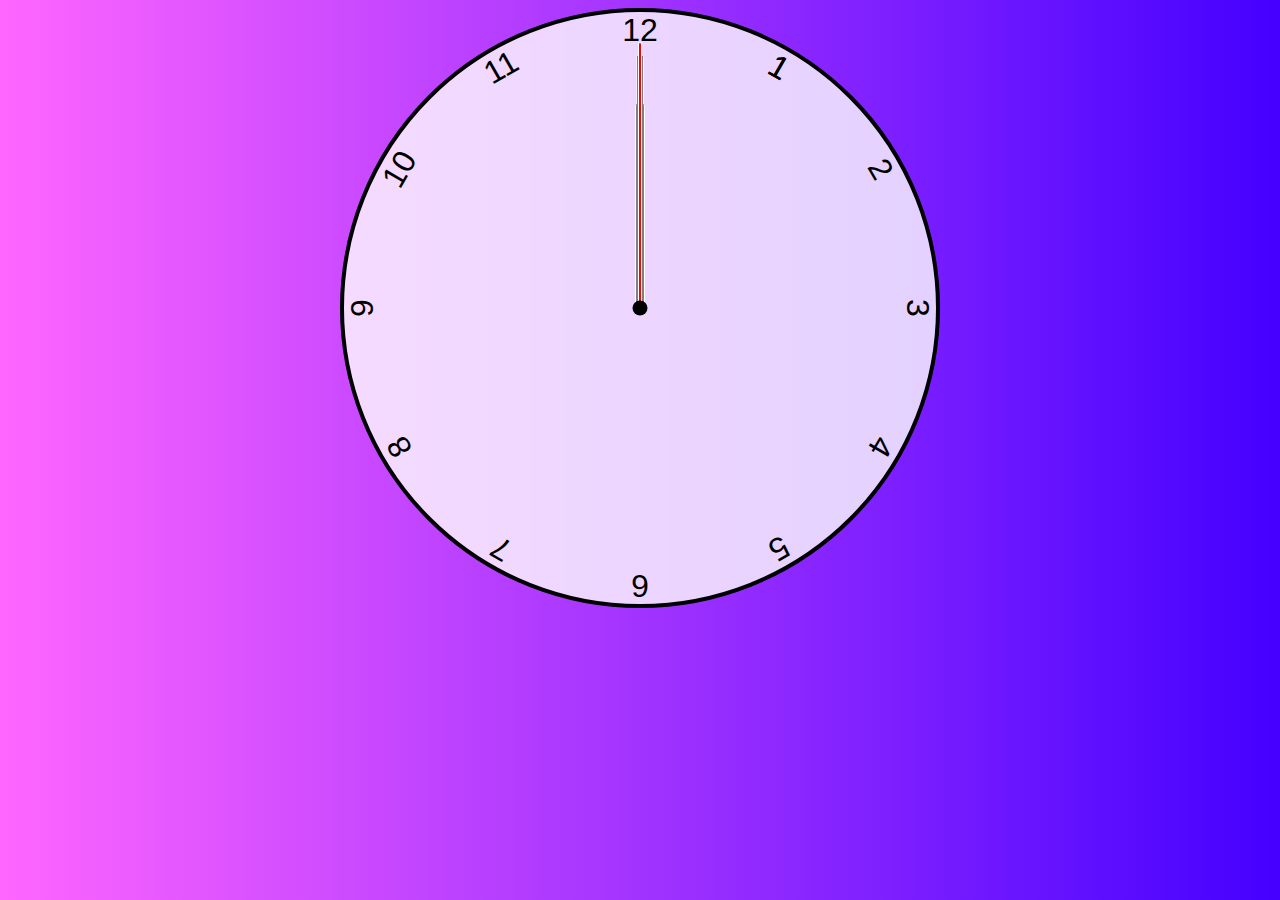
<file: index.html>
<!DOCTYPE html>
<html lang="en">
<head>
    <meta charset="UTF-8">
    <meta name="viewport" content="width=device-width, initial-scaled=1.0">
    <link href="styles.css" rel="stylesheet">
    <script defer src="clock.js"></script>
    <title>Clock</title>

</head>
<body>
    <div class="clock">
        <div class="hand hour" data-hour-hand></div>
        <div class="hand minute" data-minute-hand></div>
        <div class="hand second" data-second-hand></div>
        <div class="number number1">1</div>
        <div class="number number1">1</div>
        <div class="number number2">2</div>
        <div class="number number3">3</div>
        <div class="number number4">4</div>
        <div class="number number5">5</div>
        <div class="number number6">6</div>
        <div class="number number7">7</div>
        <div class="number number8">8</div>
        <div class="number number9">9</div>
        <div class="number number10">10</div>
        <div class="number number11">11</div>
        <div class="number number12">12</div>
    </div>
</body>
</html>
</file>
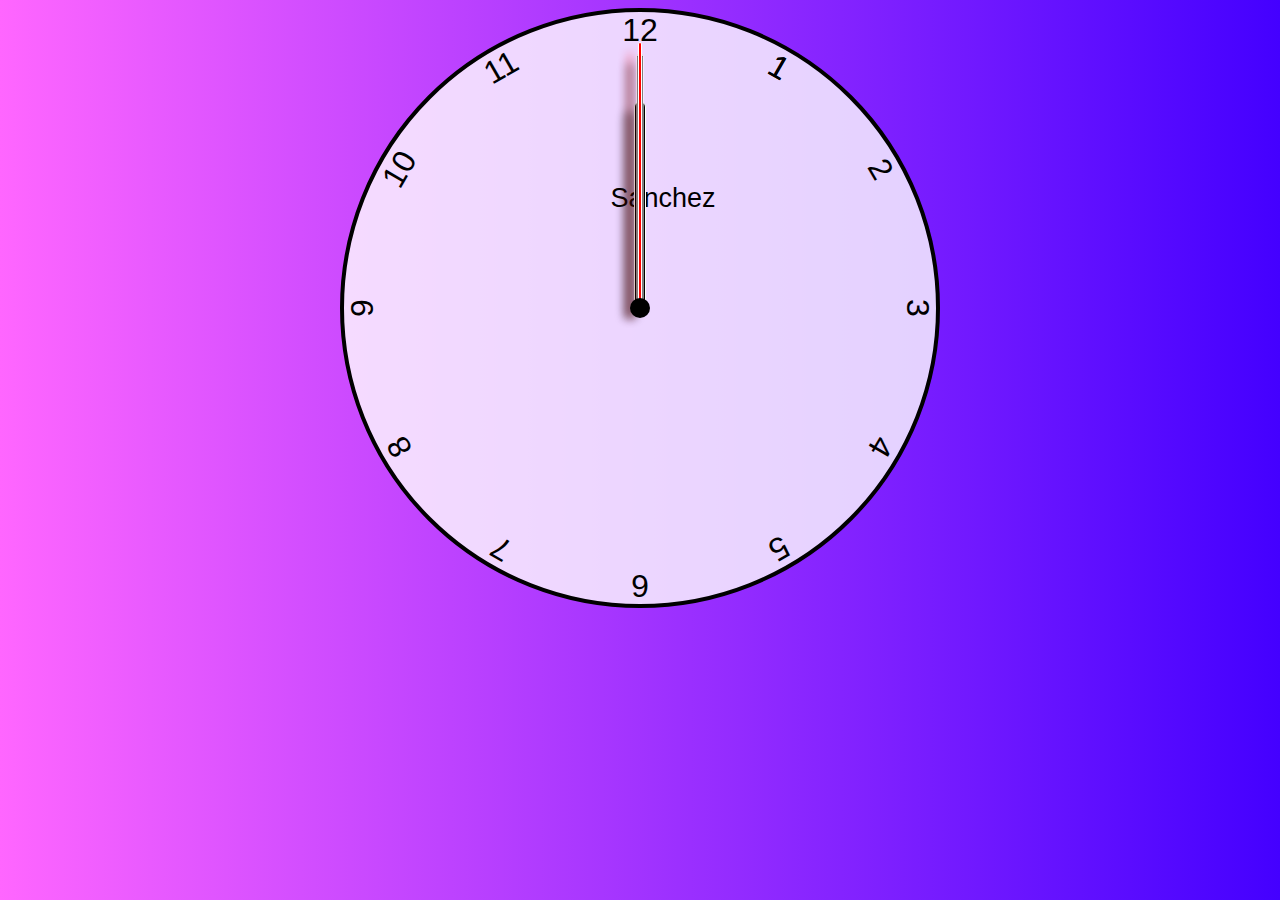
<file: Lab2/index.html>
<!DOCTYPE html>
<html lang="en">
<!--The head to join all the files at ones to make the clock
move and display graphics-->
<head>
    <meta charset="UTF-8">
    <meta name="viewport" content="width=device-width, initial-scaled=1.0">
    <link href="styles.css" rel="stylesheet">
    <script defer src="clock.js"></script>
    <title>Clock</title>

</head>
<!--the body of the website with the clock hand, number and label-->
<body>
    <div class="clock">
        <div class="label">Sanchez</div>
        <div class="hand hour" data-hour-hand></div>
        <div class="hand minute" data-minute-hand></div>
        <div class="hand second" data-second-hand></div>
        <div class="number number1">1</div>
        <div class="number number1">1</div>
        <div class="number number2">2</div>
        <div class="number number3">3</div>
        <div class="number number4">4</div>
        <div class="number number5">5</div>
        <div class="number number6">6</div>
        <div class="number number7">7</div>
        <div class="number number8">8</div>
        <div class="number number9">9</div>
        <div class="number number10">10</div>
        <div class="number number11">11</div>
        <div class="number number12">12</div>
    </div>
</body>
</html>
</file>
<file: styles.css>
*, *::after, *::before
{
    box-sizing: border-box;
    font-family: Gotham Rounded, sans-serif;
}
body 
{
    background: linear-gradient(to right, hsl(300, 100%, 70%), hsl(256, 100%, 50%));
    display: flex;
    justify-content: center;
    align-items: 100vh;
    overflow: hidden;
}

.clock
{
    width: 600px;
    height: 600px;
    background-color: rgba(255, 255, 255, 0.8);  
    border-radius: 50%;
    border: 4px solid black;
    position: relative;
}

.clock .number
{
    --rotation: 0;
    position: absolute;
    width: 100%;
    height: 100%;
    text-align: center; 
    transform: rotate(var(--rotation));
    font-size: 2rem;
}

.clock .number1{ --rotation: 30deg}
.clock .number2{ --rotation: 60deg}
.clock .number3{ --rotation: 90deg}
.clock .number4{ --rotation: 120deg}
.clock .number5{ --rotation: 150deg}
.clock .number6{ --rotation: 180deg}
.clock .number7{ --rotation: 210deg}
.clock .number8{ --rotation: 240deg}
.clock .number9{ --rotation: 270deg}
.clock .number10{ --rotation: 300deg}
.clock .number11{ --rotation: 330deg}
 
.clock .hand
{
    --rotation: 0;
    position: absolute;
    bottom: 50%;
    left: 50%;
    background-color: black;
    border: 1.5px solid white;
    border-top-left-radius: 10px;
    border-top-right-radius: 10px;
    transform-origin: bottom;
    z-index: 10;
    transform: translateX(-50%) rotate(calc(var(--rotation) * 1deg));
}

.clock::after
{
    content: '';
    position: absolute;
    background-color: black;
    z-index: 11;
    width: 15px;
    height: 15px;
    top: 50%;
    left: 50%;
    transform: translate(-50%, -50%);
    border-radius: 50%;
}
.clock .hand.second
{
    width: 4px;
    height: 45%;
    background-color: red;
}

.clock .hand.minute
{
    width: 7px;
    height: 43%;
    background-color: black;
}

.clock .hand.hour
{
    width: 10px;
    height: 35%;
    background-color: black;
}
</file>
<file: Lab2/styles.css>
*, *::after, *::before
{
    box-sizing: border-box;
    font-family: Gotham Rounded, sans-serif;
}

/*the background around the clock*/
body 
{
    background: linear-gradient(to right, hsl(300, 100%, 70%), hsl(256, 100%, 50%));
    display: flex;
    justify-content: center;
    align-items: 100vh;
    overflow: hidden;
}

/*the body of the clock*/
.clock
{
    width: 600px;
    height: 600px;
    background-color: rgba(255, 255, 255, 0.8);  
    border-radius: 50%;
    border: 4px solid black;
    position: relative;
}

/*For the number to go in cirlces and not straight lines*/
.clock .number
{
    --rotation: 0;
    position: absolute;
    width: 100%;
    height: 100%;
    text-align: center; 
    transform: rotate(var(--rotation));
    font-size: 2rem;
}

/*clock numbers position*/
.clock .number1{ --rotation: 30deg}
.clock .number2{ --rotation: 60deg}
.clock .number3{ --rotation: 90deg}
.clock .number4{ --rotation: 120deg}
.clock .number5{ --rotation: 150deg}
.clock .number6{ --rotation: 180deg}
.clock .number7{ --rotation: 210deg}
.clock .number8{ --rotation: 240deg}
.clock .number9{ --rotation: 270deg}
.clock .number10{ --rotation: 300deg}
.clock .number11{ --rotation: 330deg}
 
/*The label of my last name*/
.label
{
    position: absolute;
    top: 19vmin;
    left: 45%;
    font-size: 3vmin;
}

/*hands go around the center and not in a straight line*/
.clock .hand
{
    --rotation: 0;
    position: absolute;
    bottom: 50%;
    left: 50%;
    background-color: black;
    border: 1.5px solid white;
    border-top-left-radius: 10px;
    border-top-right-radius: 10px;
    transform-origin: bottom;
    z-index: 10;
    transform: translateX(-50%) rotate(calc(var(--rotation) * 1deg));
}

/*The center dot of the clock*/
.clock::after
{
    content: '';
    position: absolute;
    background-color: black;
    z-index: 11;
    width: 20px;
    height: 20px;
    top: 50%;
    left: 50%;
    transform: translate(-50%, -50%);
    border-radius: 50%;
}

/* clock hands with shandow*/
.clock .hand.second 
{
    width: 4px;
    height: 45%;
    background-color: red;
    box-shadow: -10px 10px 10px rgba(255, 0, 0, 0.4);
}

.clock .hand.minute
{
    width: 7px;
    height: 43%;
    background-color: black;
    box-shadow: -10px 10px 10px rgba(0,0,0,.4);
}

.clock .hand.hour
{
    width: 12px;
    height: 35%;
    background-color: black;
    box-shadow: -10px 10px 10px rgba(0,0,0,.4);
}
</file>
